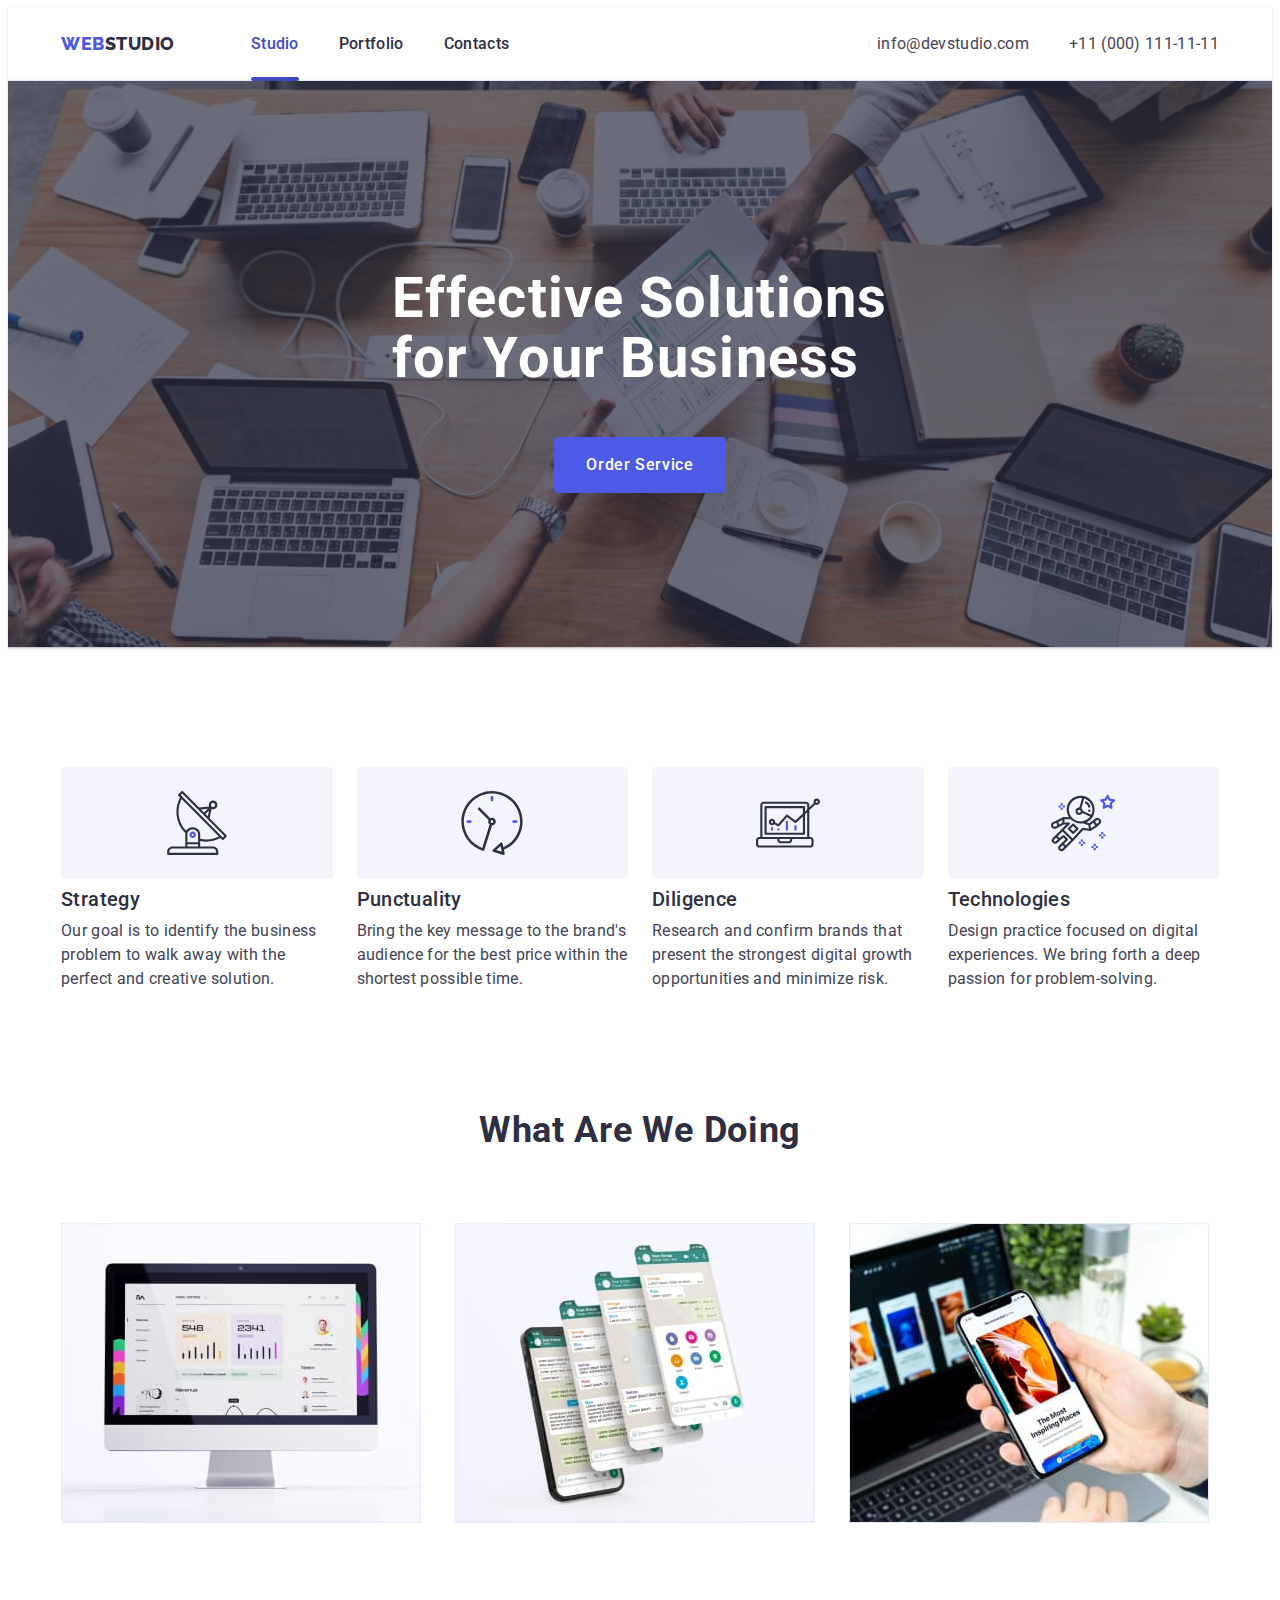
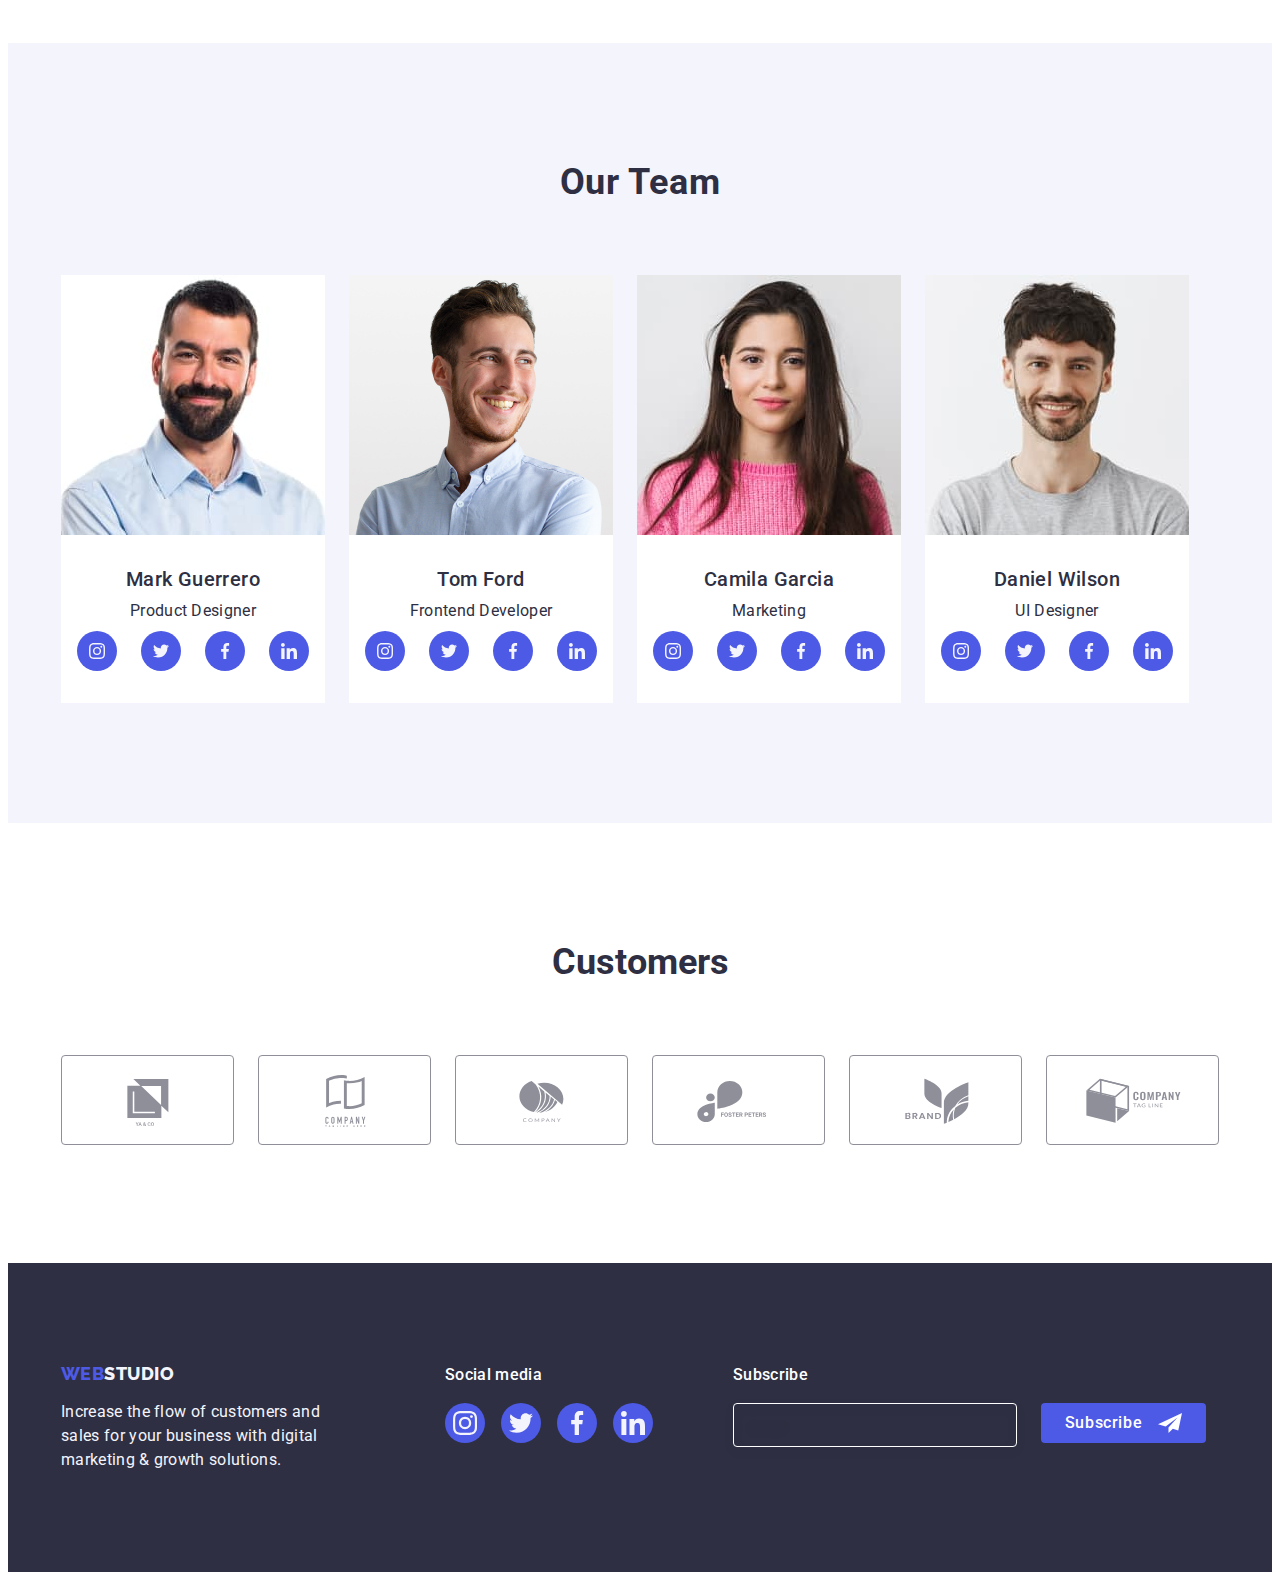
<file: index.html>
<!DOCTYPE html>
<html lang="en">
	<head>
		<meta charset="UTF-8" />
		<meta http-equiv="x-ua-compatible" content="ie=edge" />
		<meta name="viewport" content="width=device-width, initial-scale=1.0" />
		<meta name="description" content="Effective Solutions for Your Business" />
		<link rel="preconnect" href="https://fonts.googleapis.com" />
		<link rel="preconnect" href="https://fonts.gstatic.com" crossorigin />
		<link rel="stylesheet"
			href="https://cdnjs.cloudflare.com/ajax/libs/modern-normalize/2.0.0/modern-normalize.min.css"
			integrity="sha512-4xo8blKMVCiXpTaLzQSLSw3KFOVPWhm/TRtuPVc4WG6kUgjH6J03IBuG7JZPkcWMxJ5huwaBpOpnwYElP/m6wg=="
			crossorigin="anonymous" referrerpolicy="no-referrer" />
		<link
			href="https://fonts.googleapis.com/css2?family=Raleway:wght@800&family=Roboto:wght@400;500;700;900&display=swap"
			rel="stylesheet" />

		<link rel="stylesheet" href="./css/style.css" />
		<title>WEB STUDIO</title>
	</head>

	<body class="page">
		<!--Header section-->
		<header class="header">
			<div class="container header-cont">
				<nav class="header-nav list">
					<a class="header-logo-link link" href="./index.html">Web<span class="logo-span">Studio</span>
					</a>
					<ul class="lict list">
						<li class="menu">
							<a class="header-spc current link" href="./index.html">Studio</a>
						</li>
						<li class="menu">
							<a class="header-spc link" href="./portfolio.html">Portfolio</a>
						</li>
						<li class="menu"><a class="header-spc link" href="">Contacts</a>
						</li>
					</ul>
				</nav>
				<address class="adres">
					<ul class="mailo list">
						<li class="menu">
							<a class="linc-com-tel link" href="mailto:info@devstudio.com">info@devstudio.com</a>
						</li>
						<li class="menu">
							<a class="linc-com-tel link" href="tel:+110001111111">+11 (000)
								111-11-11</a>
						</li>
					</ul>
				</address>
			</div>
		</header>
		<!--main block-->
		<main class="main">
			<!--section1-->
			<section class="sec-es hiro-cont">
				<div class="container">
					<h1 class="sec-title">Effective Solutions for Your Business</h1>
					<button class="sec-button" data-modal-open type="button">Order Service </button>
					<svg class="hiro-cont-images">
						<use href="../images/home/office.jpg"></use>
					</svg>
				</div>
			</section>
			<!--section2-->
			<section class="section-cpdt">
				<div class="container">
					<h2 class="visually-hidden">section2</h2>
					<ul class="lint s-title list">
						<li class="one-sex">
							<div class="one-sex-all">
								<svg class="one-sex-icons" width="64" height="64">
									<use href="./images/icons.svg#icon-strategy"></use>
								</svg>
							</div>
							<h3 class="cpdt">Strategy</h3>
							<p class="qbrd">Our goal is to identify the business problem to walk
								away with the perfect and creative solution. </p>
						</li>
						<li class="one-sex">
							<div class="one-sex-all"><svg class="one-sex-icons" width="64" height="64">
									<use href="./images/icons.svg#icon-punctuality"></use>
								</svg>
							</div>
							<h3 class="cpdt">Punctuality</h3>
							<p class="qbrd">Bring the key message to the brand's audience for the
								best price
								within the shortest possible time. </p>
						</li>
						<li class="one-sex">
							<div class="one-sex-all">
								<svg class="one-sex-icons" width="64" height="64">
									<use href="./images/icons.svg#icon-diligence"></use>
								</svg>
							</div>
							<h3 class="cpdt">Diligence</h3>
							<p class="qbrd">Research and confirm brands that present the strongest
								digital growth opportunities and minimize risk. </p>
						</li>
						<li class="one-sex">
							<div class="one-sex-all">
								<svg class="one-sex-icons" width="64" height="64">
									<use href="./images/icons.svg#icon-technologies"></use>
								</svg>
							</div>
							<h3 class="cpdt">Technologies</h3>
							<p class="qbrd">Design practice focused on digital experiences. We bring
								forth a deep passion for problem-solving. </p>
						</li>
					</ul>
				</div>
			</section>
			<!--section3-->
			<section class="sec-es-wd">
				<div class="container">
					<h2 class="sec-es-title">What are we doing</h2>
					<ul class="sec-wd-img list">
						<li class="sec-es-img-all">
							<img src="./images/home/imag2.jpg" alt="leptop" width="360" height="300" />
						</li>
						<li class="sec-es-img-all">
							<img src="./images/home/imag3.jpg" alt="leptop" width="360" height="300" />
						</li>
						<li class="sec-es-img-all">
							<img src="./images/home/imag4.jpg" alt="leptop" width="360" height="300" />
						</li>
					</ul>
				</div>
			</section>
			<!--section4-->
			<section class="sec-ot">
				<div class="container">
					<h2 class="sec-ot-text">Our Team</h2>
					<ul class="lint list">
						<li class="all list">
							<img src="./images/home/imag5.jpg" alt="Mark Guerrero" width="264" height="260" />
							<div class="container mark">
								<h3 class="com">Mark Guerrero</h3>
								<p class="all-txt">Product Designer</p>
								<ul class="socials link list">
									<li class="socials-item">
										<a class="socials-link link" href="" aria-label="instagram" target="_blank"
											rel="noopener noreferrer">
											<svg class="socials-icon" width="16" height="16">
												<use href="./images/icons.svg#icon-instagram">
												</use>
											</svg>
										</a>
									</li>
									<li class="socials-item"><a class="socials-link link" href="" aria-label="twitter"
											target="_blank" rel="noopener noreferrer">
											<svg class="socials-icon" width="16" height="16">
												<use href="./images/icons.svg#icon-twitter-1">
												</use>
											</svg>
										</a>
									</li>
									<li class="socials-item">
										<a class="socials-link link" href="" aria-label="facebook" target="_blank"
											rel="noopener noreferrer">
											<svg class="socials-icon" width="16" height="16">
												<use href="./images/icons.svg#icon-facebook">
												</use>
											</svg>
										</a>
									</li>
									<li class="socials-item"><a class="socials-link link" href="" aria-label="linkedin"
											target="_blank" rel="noopener noreferrer">
											<svg class="socials-icon" width="16" height="16">
												<use href="./images/icons.svg#icon-linkedin">
												</use>
											</svg>
										</a>
									</li>
								</ul>
							</div>
						</li>
						<li class="all list"><img src="./images/home/imag6.jpg" alt="Tom Ford" width="264"
								height="260" />
							<div class="container mark">
								<h3 class="com">Tom Ford</h3>
								<p class="all-txt">Frontend Developer</p>
								<ul class="socials link list">
									<li class="socials-item">
										<a class="socials-link link" href="" aria-label="instagram" target="_blank"
											rel="noopener noreferrer">
											<svg class="socials-icon" width="16" height="16">
												<use href="./images/icons.svg#icon-instagram">
												</use>
											</svg></a>
									</li>
									<li class="socials-item"><a class="socials-link link" href="" aria-label="twitter"
											target="_blank" rel="noopener noreferrer">
											<svg class="socials-icon" width="16" height="16">
												<use href="./images/icons.svg#icon-twitter-1">
												</use>
											</svg>
										</a>
									</li>
									<li class="socials-item"><a class="socials-link link" href="" aria-label="facebook"
											target="_blank" rel="noopener noreferrer">
											<svg class="socials-icon" width="16" height="16">
												<use href="./images/icons.svg#icon-facebook">
												</use>
											</svg>
										</a>
									</li>
									<li class="socials-item">
										<a class="socials-link link" href="" aria-label="linkedin" target="_blank"
											rel="noopener noreferrer">
											<svg class="socials-icon" width="16" height="16">
												<use href="./images/icons.svg#icon-linkedin">
												</use>
											</svg>
										</a>
									</li>
								</ul>
							</div>
						</li>
						<li class="all list">
							<img src="./images/home/imag7.jpg" alt="Camila Garcia" width="264" height="260" />
							<div class="container mark">
								<h3 class="com">Camila Garcia</h3>
								<p class="all-txt">Marketing</p>
								<ul class="socials link list">
									<li class="socials-item">
										<a class="socials-link link" href="" aria-label="instagram" target="_blank"
											rel="noopener noreferrer">
											<svg class="socials-icon" width="16" height="16">
												<use href="./images/icons.svg#icon-instagram">
												</use>
											</svg>
										</a>
									</li>
									<li class="socials-item"><a class="socials-link link" href="" aria-label="twitter"
											target="_blank" rel="noopener noreferrer">
											<svg class="socials-icon" width="16" height="16">
												<use href="./images/icons.svg#icon-twitter-1">
												</use>
											</svg>
										</a>
									</li>
									<li class="socials-item"><a class="socials-link link" href="" aria-label="facebook"
											target="_blank" rel="noopener noreferrer">
											<svg class="socials-icon" width="16" height="16">
												<use href="./images/icons.svg#icon-facebook">
												</use>
											</svg>
										</a>
									</li>
									<li class="socials-item">
										<a class="socials-link link" href="" aria-label="linkedin" target="_blank"
											rel="noopener noreferrer">
											<svg class="socials-icon" width="16" height="16">
												<use href="./images/icons.svg#icon-linkedin">
												</use>
											</svg>
										</a>
									</li>
								</ul>
							</div>
						</li>
						<li class="all list">
							<img class="sex3-img-dw" src="./images/home/imag8.jpg" alt="Daniel Wilson" width="264"
								height="260" />
							<div class="container mark">
								<h3 class="com">Daniel Wilson</h3>
								<p class="all-txt">UI Designer</p>
								<ul class="socials link list">
									<li class="socials-item">
										<a class="socials-link link" href="" aria-label="instagram" target="_blank"
											rel="noopener noreferrer">
											<svg class="socials-icon" width="16" height="16">
												<use href="./images/icons.svg#icon-instagram">
												</use>
											</svg>
										</a>
									</li>
									<li class="socials-item">
										<a class="socials-link link" href="" aria-label="twitter" target="_blank"
											rel="noopener noreferrer">
											<svg class="socials-icon" width="16" height="16">
												<use href="./images/icons.svg#icon-twitter-1">
												</use>
											</svg>
										</a>
									</li>
									<li class="socials-item">
										<a class="socials-link link" href="" aria-label="facebook" target="_blank"
											rel="noopener noreferrer">
											<svg class="socials-icon" width="16" height="16">
												<use href="./images/icons.svg#icon-facebook">
												</use>
											</svg>
										</a>
									</li>
									<li class="socials-item">
										<a class="socials-link link" href="" aria-label="linkedin" target="_blank"
											rel="noopener noreferrer">
											<svg class="socials-icon" width="16" height="16">
												<use href="./images/icons.svg#icon-linkedin">
												</use>
											</svg>
										</a>
									</li>
								</ul>
							</div>
						</li>
					</ul>
				</div>
			</section>
			<!--section 5-->
			<section class="customers">
				<div class="container customers-section">
					<h2 class="customers-txt">Customers</h2>
					<ul class="customers-all list">
						<li class="customers-all-list">
							<a class="customers-all-svg" href="#" aria-label="logo" target="_blank"
								rel="noopener noreferrer">
								<svg class="customers-icon" width="104" height="56">
									<use href="./images/icons.svg#icon-Logo1"></use>
								</svg>
							</a>
						</li>
						<li class="customers-all-list">
							<a class="customers-all-svg" href="#" aria-label="logo" target="_blank"
								rel="noopener noreferrer">
								<svg class="customers-icon" width="104" height="56">
									<use href="./images/icons.svg#icon-Logo2"></use>
								</svg>
							</a>
						</li>
						<li class="customers-all-list">
							<a class="customers-all-svg" href="#" aria-label="logo" target="_blank"
								rel="noopener noreferrer">
								<svg class="customers-icon" width="104" height="56">
									<use href="./images/icons.svg#icon-Logo3"></use>
								</svg>
							</a>
						</li>
						<li class="customers-all-list">
							<a class="customers-all-svg" href="#" aria-label="logo" target="_blank"
								rel="noopener noreferrer">
								<svg class="customers-icon" width="104" height="56">
									<use href="./images/icons.svg#icon-Logo4"></use>
								</svg>
							</a>
						</li>
						<li class="customers-all-list">
							<a class="customers-all-svg" href="#" aria-label="logo" target="_blank"
								rel="noopener noreferrer">
								<svg class="customers-icon" width="104" height="56">
									<use href="./images/icons.svg#icon-Logo5"></use>
								</svg>
							</a>
						</li>
						<li class="customers-all-list">
							<a class="customers-all-svg" href="#" aria-label="logo" target="_blank"
								rel="noopener noreferrer">
								<svg class="customers-icon" width="104" height="56">
									<use href="./images/icons.svg#icon-Logo6"></use>
								</svg>
							</a>
						</li>
					</ul>
				</div>
			</section>
		</main>
		<!--footer section-->
		<footer class="footer">
			<div class="container footer-class">
				<div class="footer-logo-all">
					<a class="footer-logo link" href="./index.html">Web<span class="footer-span">Studio</span>
					</a>
					<p class="footer-end">Increase the flow of customers and sales for your business
						with digital marketing & growth solutions. </p>
				</div>
				<div class="social">
					<p class="social-media">Social media</p>
					<ul class="social-list link list">
						<li class="social-item">
							<a class="social-link link" href="" aria-label="instagram" target="_blank"
								rel="noopener noreferrer">
								<svg class="social-icon" width="24" height="24">
									<use href="./images/icons.svg#icon-instagram"></use>
								</svg>
							</a>
						</li>
						<li class="social-item">
							<a class="social-link link" href="" aria-label="twitter" target="_blank"
								rel="noopener noreferrer">
								<svg class="social-icon" width="24" height="24">
									<use href="./images/icons.svg#icon-twitter-1"></use>
								</svg>
							</a>
						</li>
						<li class="social-item">
							<a class="social-link link" href="" aria-label="facebook" target="_blank"
								rel="noopener noreferrer">
								<svg class="social-icon" width="24" height="24">
									<use href="./images/icons.svg#icon-facebook"></use>
								</svg>
							</a>
						</li>
						<li class="social-item">
							<a class="social-link link" href="" aria-label="linkedin" target="_blank"
								rel="noopener noreferrer">
								<svg class="social-icon" width="24" height="24">
									<use href="./images/icons.svg#icon-linkedin"></use>
								</svg>
							</a>
						</li>
					</ul>
				</div>

				<!------------------- Subscribe----------->

				<div class="subscribe">
					<p class="subscribe-txt">Subscribe</p>
					<form class="subscribe-form">
						<label class="subscribe-label" for="email">
							<input type="email" name="email" class="subscribe-input" required="" id="email"
								placeholder="E-mail" />
						</label>
						<button class="subscribe-button" type="submit">Subscribe<svg class="subscribe-input-icon"
								width="24" height="24">
								<use href="./images/icons.svg#icon-Frame-3"></use>
							</svg>
						</button>
					</form>
				</div>
			</div>
		</footer>
		<div class="backdrop is-hidden" data-modal>
			<div class="modal">
				<button type="button" class="modal-close-btn" data-modal-close>
					<svg class="modal-icon" width="8" height="8">
						<use href="./images/icons.svg#icon-close"></use>
					</svg></button>
				<p class="modal-title">Leave your contacts and we will call you back</p>
				<form>

					<!--1 section-->
					
					<div class="modal-field">
						<label class="input-label" for="user-name">Name</label>
						<div class="input-wrap">
							<input type="text" name="user-name" class="modal-input" required="" id="user-name" />
							<svg class="modal-input-icon" width="18" height="24">
								<use href="./images/icons.svg#icon-person"></use>
							</svg>
						</div>
					</div>

					<!--2 section-->

					<div class="modal-field">
						<label class="input-label" for="user-phone">Phone</label>
						<div class="input-wrap">
							<input type="text" name="user-phone" class="modal-input" id="user-phone" />
							<svg class="modal-input-icon" width="18" height="24">
								<use href="./images/icons.svg#icon-phone"></use>
							</svg>
						</div>
					</div>

					<!--3 section-->

					<div class="modal-field">
						<label class="input-label" for="user-email">Email</label>
						<div class="input-wrap">
							<input type="email" name="user-email" class="modal-input" required="" id="user-email" />
							<svg class="modal-input-icon" width="18" height="24">
								<use href="./images/icons.svg#icon-email"></use>
							</svg>
						</div>
					</div>

					<!--4 section-->

					<div class="modal-user-comment">
						<label for="user-comment" class="input-label">Comment</label>
						<textarea name="user-comment" id="user-comment"class="modal-textarea" placeholder="Text input"></textarea>  
					</div>

					<!--5 section-->

					<div class="modal-checkbox">
						<input type="checkbox" name="user-privacy" id="user-privacy" value="true"
							class="modal-check visually-hidden" />
						<label for="user-privacy" class="check-text">
							<span class="modal-span">
								<svg class="check-icon " width="10" height="8">
									<use href="./images/icons.svg#icon-check"></use>
								</svg>
							</span>
							I accept the terms and conditions of the
							<a href="" class="privacy-link">Privacy Policy</a>
						</label>
					</div>

					<!--6 section-->

					<button class="button-modal" type="submit">Send</button>
				</form>
			</div>
		</div>
		<script src="./js/modal.js"></script>
	</body>

</html>
</file>
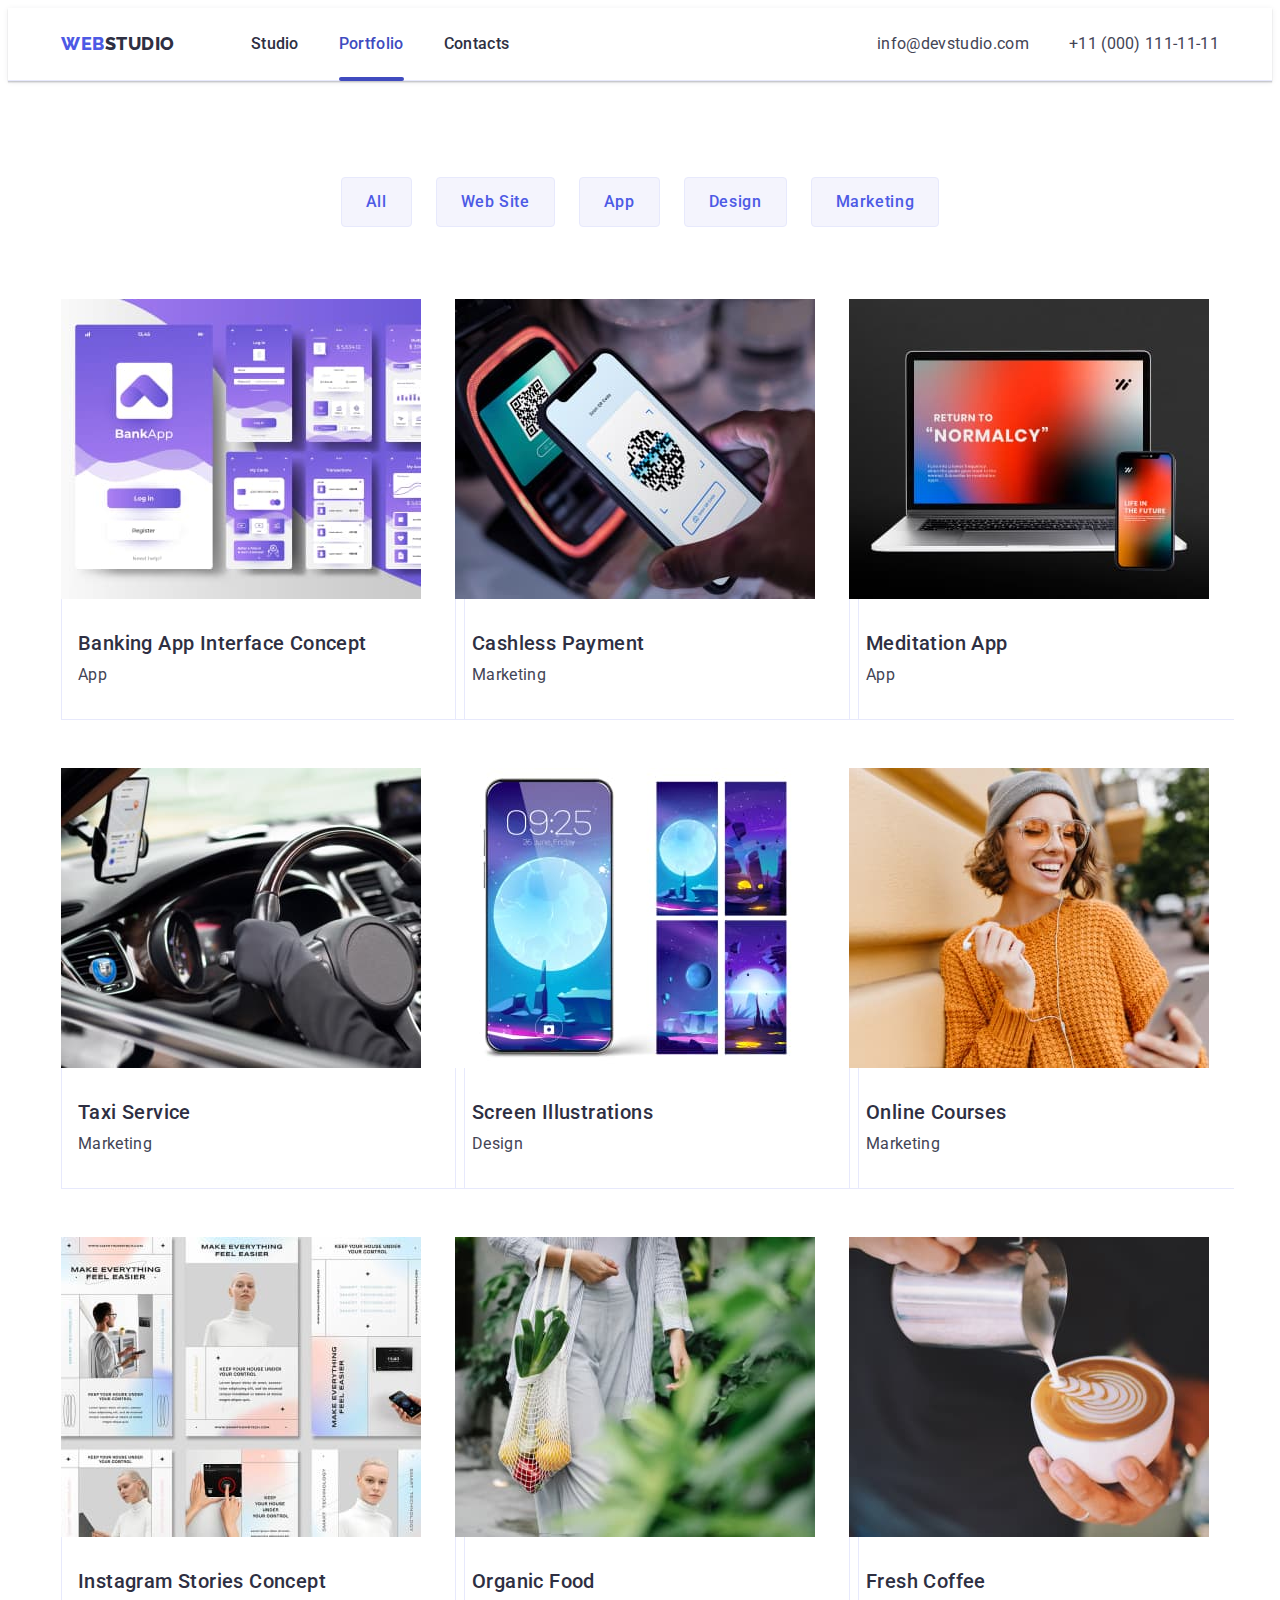
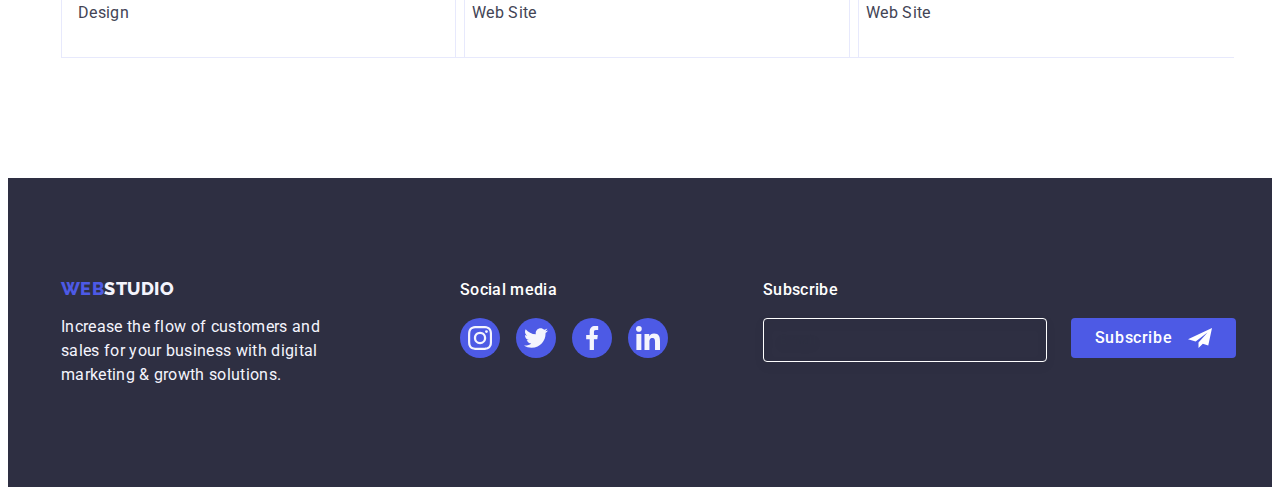
<file: portfolio.html>
<!DOCTYPE html>
<html lang="en">

	<head>
		<meta charset="UTF-8" />
		<meta http-equiv="x-ua-compatible" content="ie=edge" />
		<meta name="viewport" content="width=device-width, initial-scale=1.0" />
		<meta name="description" content="Effective Solutions for Your Business" />
		<link rel="preconnect" href="https://fonts.googleapis.com" />
		<link rel="preconnect" href="https://fonts.gstatic.com" crossorigin />
		<link rel="stylesheet"
			href="https://cdnjs.cloudflare.com/ajax/libs/modern-normalize/2.0.0/modern-normalize.min.css"
			integrity="sha512-4xo8blKMVCiXpTaLzQSLSw3KFOVPWhm/TRtuPVc4WG6kUgjH6J03IBuG7JZPkcWMxJ5huwaBpOpnwYElP/m6wg=="
			crossorigin="anonymous" referrerpolicy="no-referrer" />
		<link
			href="https://fonts.googleapis.com/css2?family=Raleway:wght@800&family=Roboto:wght@400;500;700;900&display=swap"
			rel="stylesheet" />
		<link rel="stylesheet" href="./css/style.css" />
		<title>WEB STUDIO</title>
	</head>

	<body class="page">
		<!--Header section-->
		<header class="header">
			<div class="container header-cont">
				<nav class="header-nav list">
					<a class="header-logo-link link" href="./index.html">Web<span class="logo-span">Studio</span>
					</a>
					<ul class="lict list">
						<li class="menu">
							<a class="header-spc link" href="./index.html">Studio</a>
						</li>
						<li class="menu">
							<a class="header-spc current link" href="./portfolio.html">Portfolio</a>
						</li>
						<li class="menu">
							<a class="header-spc link" href="">Contacts</a>
						</li>
					</ul>
				</nav>
				<address class="adres">
					<ul class="mailo list">
						<li class="menu">
							<a class="linc-com-tel link" href="mailto:info@devstudio.com">info@devstudio.com</a>
						</li>
						<li class="menu">
							<a class="linc-com-tel link" href="tel:+110001111111">+11 (000) 111-11-11</a>
						</li>
					</ul>
				</address>
			</div>
		</header>
		<main>
			<!--portfolio sectuon-->
			<section class="sex-portfolio">
				<div class="container portfolio-btn">
					<h1 class="visually-hidden">portfolio</h1>
					<ul class="btn list">
						<li><button class="btn-all link" type="button">All</button>
						</li>
						<li>
							<button class="btn-all link" type="button">Web Site</button>
						</li>
						<li>
							<button class="btn-all link" type="button">App</button>
						</li>
						<li>
							<button class="btn-all link" type="button">Design</button>
						</li>
						<li><button class="btn-all link" type="button">Marketing</button></li>
					</ul>
					<ul class="sex-img list link">
						<!---1--->
						<li class="sex-img-all"><a class="all link" href="#" aria-label="hover" target="_blank"
								rel="noopener noreferrer">
								<div class="keis"><img src="./images/portfolio/img-8.jpg"
										alt="Banking App Interface Concept" width="360" height="300" />
									<p class="keis-hover-txt">14 Stylish and User-Friendly App Design
										Concepts · Task Manager App · Calorie Tracker App · Exotic Fruit
										Ecommerce App · Cloud Storage App </p>
								</div>
								<div class="container app">
									<h2 class="coms">Banking App Interface Concept</h2>
									<p class="web-txt">App</p>
								</div>
							</a></li>
						<!--2-->
						<li class="sex-img-all"><a class="all link" href="#" aria-label="hover" target="_blank"
								rel="noopener noreferrer">
								<div class="keis"><img src="./images/portfolio/img-7.jpg" alt="Cashless Payment"
										width="360" height="300" />
									<p class="keis-hover-txt">14 Stylish and User-Friendly App
										Design Concepts · Task Manager App · Calorie Tracker App ·
										Exotic Fruit Ecommerce App · Cloud Storage App </p>
								</div>
								<div class="container app">
									<h2 class="coms">Cashless Payment</h2>
									<p class="web-txt">Marketing</p>
								</div>
							</a></li>
						<!--3-->
						<li class="sex-img-all">
							<a class="all link" href="#" aria-label="hover" target="_blank" rel="noopener noreferrer">
								<!---2--->
								<div class="keis"><img src="./images/portfolio/img-6.jpg" alt="Meditation App"
										width="360" height="300" />
									<p class="keis-hover-txt">14 Stylish and User-Friendly
										App Design Concepts · Task Manager App · Calorie
										Tracker App · Exotic Fruit Ecommerce App · Cloud
										Storage App </p>
								</div>
								<div class="container app">
									<h2 class="coms">Meditation App</h2>
									<p class="web-txt">App</p>
								</div>
							</a>
						</li>
						<!--4-->
						<li class="sex-img-all"><a class="all link" href="#" aria-label="hover" target="_blank"
								rel="noopener noreferrer">
								<div class="keis"><img src="./images/portfolio/img-5.jpg" alt="Taxi Service" width="360"
										height="300" />
									<p class="keis-hover-txt">14 Stylish and User-Friendly
										App Design Concepts · Task Manager App · Calorie
										Tracker App · Exotic Fruit Ecommerce App · Cloud
										Storage App </p>
								</div>
								<div class="container app">
									<h2 class="coms">Taxi Service</h2>
									<p class="web-txt">Marketing</p>
								</div>
							</a></li>
						<li class="sex-img-all"><a class="all link" href="#" aria-label="hover" target="_blank"
								rel="noopener noreferrer">
								<!----3---->
								<div class="keis"><img src="./images/portfolio/img-4.jpg" alt="Screen Illustrations"
										width="360" height="300" />
									<p class="keis-hover-txt">14 Stylish and
										User-Friendly App Design Concepts · Task Manager
										App · Calorie Tracker App · Exotic Fruit
										Ecommerce App · Cloud Storage App </p>
								</div>
								<div class="container app">
									<h2 class="coms">Screen Illustrations</h2>
									<p class="web-txt">Design</p>
								</div>
							</a></li>
						<li class="sex-img-all"><a class="all link" href="#" aria-label="hover" target="_blank"
								rel="noopener noreferrer">
								<div class="keis"><img src="./images/portfolio/img-3.jpg" alt="Online Courses"
										width="360" height="300" />
									<p class="keis-hover-txt">14 Stylish and User-Friendly
										App Design Concepts · Task Manager App · Calorie
										Tracker App · Exotic Fruit Ecommerce App · Cloud
										Storage App </p>
								</div>
								<div class="container app">
									<h2 class="coms">Online Courses</h2>
									<p class="web-txt">Marketing</p>
								</div>
							</a>
						</li>
						<!----4---->
						<li class="sex-img-all">
							<a class="all link" href="#" aria-label="hover" target="_blank" rel="noopener noreferrer">
								<div class="keis">
									<img src="./images/portfolio/img-2.jpg" alt="Instagram Stories Concept" width="360"
										height="300" />
									<p class="keis-hover-txt">14 Stylish and
										User-Friendly App Design Concepts · Task Manager
										App · Calorie Tracker App · Exotic Fruit
										Ecommerce App · Cloud Storage App </p>
								</div>
								<div class="container app">
									<h2 class="coms">Instagram Stories Concept</h2>
									<p class="web-txt">Design</p>
								</div>
							</a>
						</li>
						<!----5---->
						<li class="sex-img-all"><a class="all link" href="#" aria-label="hover" target="_blank"
								rel="noopener noreferrer">
								<div class="keis">
									<img src="./images/portfolio/img-1.jpg" alt="Organic Food" width="360"
										height="300" />
									<p class="keis-hover-txt">14 Stylish and
										User-Friendly App Design Concepts · Task
										Manager App · Calorie Tracker App · Exotic
										Fruit Ecommerce App · Cloud Storage App </p>
								</div>
								<div class="container app">
									<h2 class="coms">Organic Food</h2>
									<p class="web-txt">Web Site</p>
								</div>
							</a></li>
						<li class="sex-img-all">
							<a class="all link" href="#" aria-label="hover" target="_blank" rel="noopener noreferrer">
								<div class="keis">
									<img src="./images/portfolio/img.jpg" alt="Fresh Coffee" width="360" height="300" />
									<p class="keis-hover-txt">14 Stylish and
										User-Friendly App Design Concepts · Task
										Manager App · Calorie Tracker App · Exotic
										Fruit Ecommerce App · Cloud Storage App </p>
								</div>
								<div class="container app">
									<h2 class="coms">Fresh Coffee</h2>
									<p class="web-txt">Web Site</p>
								</div>
							</a>
						</li>
					</ul>
				</div>
			</section>
		</main>
		<!--footer section-->
		<footer class="footer">
			<div class="container footer-class">
				<div class="footer-logo-all"><a class="footer-logo link" href="./index.html">Web<span
							class="footer-span">Studio</span></a>
					<p class="footer-end">Increase the flow of customers and sales for your business with
						digital marketing & growth solutions. </p>
				</div>
				<div class="container social list">
					<p class="social-media">Social media</p>
					<ul class="social-list link list">
						<li class="social-item"><a class="social-link link" href="" aria-label="instagram"
								target="_blank" rel="noopener noreferrer"><svg class="social-icon" width="24"
									height="24">
									<use href="./images/icons.svg#icon-instagram"></use>
								</svg></a></li>
						<li class="social-item"><a class="social-link link" href="" aria-label="twitter" target="_blank"
								rel="noopener noreferrer"><svg class="social-icon" width="24" height="24">
									<use href="./images/icons.svg#icon-twitter-1"></use>
								</svg></a></li>
						<li class="social-item"><a class="social-link link" href="" aria-label="facebook"
								target="_blank" rel="noopener noreferrer"><svg class="social-icon" width="24"
									height="24">
									<use href="./images/icons.svg#icon-facebook"></use>
								</svg></a></li>
						<li class="social-item"><a class="social-link link" href="" aria-label="linkedin"
								target="_blank" rel="noopener noreferrer"><svg class="social-icon" width="24"
									height="24">
									<use href="./images/icons.svg#icon-linkedin"></use>
								</svg>
							</a>
						</li>
					</ul>
				</div>
				<div class="subscribe">
					<p class="subscribe-txt">Subscribe</p>
					<form class="subscribe-form">
						<label class="subscribe-label" for="email">
							<input type="email" name="email" class="subscribe-input" required="" id="email"
								placeholder="E-mail" />
						</label>
						<button class="subscribe-button" type="submit">Subscribe<svg class="subscribe-input-icon"
								width="24" height="24">
								<use href="./images/icons.svg#icon-Frame-3"></use>
							</svg>
						</button>
					</form>
				</div>
			</div>
		</footer>
	</body>

</html>
</file>
<file: css/style.css>
:root {
  --accent-color: #2e2f42;
  --logo-color: #4d5ae5;
  --logo_hover-color: #404bbf;
  --txt-color: #fff;
  --all_txt-color: #434455;
}

body {
  font-family: "Roboto", sans-serif;
  color: #434455;
  background-color: #fff;
}

.container {
  width: 100%;
  max-width: 1158px;
  padding-left: 15px;
  padding-right: 15px;
  margin: 0 auto;
}

p,
h1,
h2,
h3,
h4,
h5,
h6 {
  margin-top: 0;
  margin-bottom: 0;
}

ul,
ol {
  margin-top: 0;
  margin-bottom: 0;
  padding-left: 0;
}

span {
  color: #2e2f42;
}

img {
  display: block;
}

.visually-hidden {
  position: absolute;
  width: 1px;
  height: 1px;
  margin: -1px;
  border: 0;
  padding: 0;
  white-space: nowrap;
  clip-path: inset(100%);
  clip: rect(0 0 0 0);
  overflow: hidden;
}

.link {
  text-decoration: none;
}

.list {
  list-style-type: none;
}

/**--Header section--*/

.header {
  border-bottom: 1px solid #e7e9fc;
  box-shadow: 0px 2px 1px rgba(46, 47, 66, 0.08),
    0px 1px 1px rgba(46, 47, 66, 0.16), 0px 1px 6px rgba(46, 47, 66, 0.08);
}

.header-nav {
  display: flex;
  flex-grow: 1;
  align-items: center;
}

.header-logo-link {
  color: #4d5ae5;
  font-size: 18px;
  font-family: "Raleway", sans-serif;
  font-weight: 800;
  line-height: 1.17;
  letter-spacing: 0.03em;
  text-transform: uppercase;
  transition: color 250ms cubic-bezier(0.4, 0, 0.2, 1);
  margin-right: 76px;
}

.header-logo-link:hover {
  color: #404bbf;
}

.header-logo-link:focus {
  color: #404bbf;
}

.header-cont {
  display: flex;
}

.header-cont {}

.mailo {
  display: flex;
  gap: 40px;
}

.logo-span {
  color: var(--accent-color);
  font-size: 18px;
  font-family: "Raleway", sans-serif;
  font-weight: 800;
  line-height: 1.17;
  letter-spacing: 0.03em;
  text-transform: uppercase;
}

.logo-span:hover {
  color: #404bbf;
}

.logo-span:hover {
  color: #404bbf;
}

.header-spc {
  display: block;
  font-size: 16px;
  font-weight: 500;
  line-height: 1.5;
  letter-spacing: 0.02em;
  color: #2e2f42;
  padding: 24px 0;
}

.header-spc:is(:hover, :focus) {
  color: #404bbf;
}

.current {
  position: relative;
  color: #404bbf;
  transition: color 250ms cubic-bezier(0.4, 0, 0.2, 1);
}

.current::after {
  content: "";
  position: absolute;
  bottom: -1px;
  left: 0;
  width: 100%;
  height: 4px;
  border-radius: 2px;
  background-color: #404bbf;
}

.lict {
  display: flex;
  color: #2e2f42;
  font-size: 16px;
  line-height: 1.5;
  letter-spacing: 0.02em;
  gap: 40px;
}

.linc-com-tel {
  display: block;
  color: #434455;
  line-height: 1.5;
  letter-spacing: 0.02em;
  font-size: 16px;
  font-weight: 400;
  padding: 24px 0;
  transition: color 250ms cubic-bezier(0.4, 0, 0.2, 1);
  font-style: normal;
}

.linc-com-tel:hover {
  color: #404bbf;
}

.linc-com-tel:focus {
  color: #404bbf;
}

/**main bloc*/

.main {}

/**section1*/

.hiro-cont {
  max-width: 1440px;
  background-repeat: no-repeat;
  background-position: center;
  background-size: cover;
  background-color: rgba(46, 47, 66, 0.7);
  background-image: linear-gradient(rgba(46, 47, 66, 0.7),
      rgba(46, 47, 66, 0.7)),
    url(../images/home/office.jpg);
  box-shadow: 0px 2px 1px rgba(46, 47, 66, 0.08),
    0px 1px 1px rgba(46, 47, 66, 0.16), 0px 1px 6px rgba(46, 47, 66, 0.08);
  margin: 0 auto;
}

.sec-title {
  color: var(--txt-color);
  font-size: 56px;
  font-weight: 700;
  line-height: 1.07;
  letter-spacing: 0.02em;
  max-width: 496px;
  margin: 0px auto;
  padding-top: 188px;
}

.sec-button {
  color: #ffffff;
  background-color: #4d5ae5;
  font-size: 16px;
  font-family: "Roboto", sans-serif;
  font-weight: 500;
  line-height: 1.5;
  letter-spacing: 0.04em;
  cursor: pointer;
  display: block;
  margin: 0 auto;
  margin-top: 48px;
  padding: 16px 32px;
  border-radius: 4px;
  min-width: 169px;
  height: 56px;
  border: none;
  transition: background-color 250ms cubic-bezier(0.4, 0, 0.2, 1);
}

.sec-button:hover {
  color: #ffffff;
  background: #404bbf;
}

.sec-button:focus {
  color: #ffffff;
  background: #404bbf;
}

/**section2*/

.section-cpdt {
  padding: 120px 0;
}

.sec-cpdt {}

.s-title {
  gap: 24px;
}

.one-sex {
  width: calc((100% - 72px) / 4);
}

.one-sex-all {
  display: flex;
  align-items: center;
  justify-content: center;
  border-radius: 4px;
  background: #f4f4fd;
  margin-bottom: 8px;
  height: 112px;
}

.one-sex-icons {
  color: #f4f4fd;
  border-radius: 4px;
  width: 64px;
  height: 64px;
  flex-shrink: 0;
}

.cpdt {
  color: var(--accent-color);
  font-size: 20px;
  font-weight: 500;
  line-height: 1.2;
  letter-spacing: 0.02em;
  margin-bottom: 8px;
}

.qbrd {
  font-size: 16px;
  line-height: 1.5;
  letter-spacing: 0.02em;
}

/**section3*/

.sec-es-wd {
  padding-bottom: 120px;
}

.sec-es-title {
  color: var(--accent-color);
  font-size: 36px;
  font-weight: 700;
  line-height: 1.11;
  letter-spacing: 0.02em;
  text-align: center;
  text-transform: capitalize;
  margin-bottom: 72px;
}

.sec-wd-img {
  display: flex;
  gap: 24px;
}

.sec-es-img-all {
  width: calc((100% - 48px) / 3);
}

/**section4*/

.sec-ot {
  color: var(--accent-color);
  font-size: 20px;
  font-weight: 500;
  line-height: 1.2;
  letter-spacing: 0.02em;
  background-color: #f4f4fd;
  padding: 120px 0;
}

.sec-ot-text {
  color: var(--accent-color);
  font-size: 36px;
  font-weight: 700;
  line-height: 1.11;
  letter-spacing: 0.02em;
  text-align: center;
  text-transform: capitalize;
  margin-bottom: 72px;
}

.lint {
  display: flex;
  gap: 24px;
}

.mark {
  padding: 32px 0px;
  background: #fff;
}

.com {
  color: var(--accent-color);
  font-size: 20px;
  font-weight: 500;
  line-height: 1.2;
  letter-spacing: 0.02em;
  margin-bottom: 8px;
  text-align: center;
  padding: 0px;
}

.all-txt {
  color: var(--all-txt-color);
  font-size: 16px;
  font-weight: 400;
  line-height: 1.5;
  letter-spacing: 0.02em;
  text-align: center;
  padding: 0px;
  margin-bottom: 8px;
}

.socials {
  display: flex;
  justify-content: center;
  gap: 24px;
}

.socials-link {
  text-align: justify;
  width: 100%;
  height: 100%;
  background-color: #4d5ae5;
  display: flex;
  align-items: center;
  justify-content: center;
  border-radius: 50%;
  transition: background-color 250ms cubic-bezier(0.4, 0, 0.2, 1);
}

.socials-icon {
  fill: #f4f4fd;
}

.socials-link:is(:hover, :focus) {
  background-color: #404bbf;
}

.socials-item {
  width: 40px;
  height: 40px;
}

.customers {
  padding: 120px 0;
}

.customers-txt {
  font-size: 36px;
  line-height: 1.11;
  color: #2e2f42;
  margin-bottom: 72px;
  text-align: center;
}

.customers-all {
  gap: 24px;
  display: flex;
}

.customers-all-list {
  width: calc((100% - 120px) / 6);
  height: 88px;
}

.customers-all-svg {
  height: 100%;
  transition: border-color 250ms cubic-bezier(0.4, 0, 0.2, 1),
    color 250ms cubic-bezier(0.4, 0, 0.2, 1);
  border: 1px solid #8e8f99;
  border-radius: 4px;
  display: flex;
  align-items: center;
  justify-content: center;
  color: #8e8f99;
}

.customers-all-svg:is(:hover, :focus) {
  color: #404bbf;
  border-color: #404bbf;
}

.customers-icon {
  fill: currentColor;
}

/**footer section*/

.footer {
  background-color: #2e2f42;
  padding: 100px 0;
}

.foot-sexion {
  display: flex;
  align-items: baseline;
}

.footer-logo {
  display: inline-block;
  color: #4d5ae5;
  font-size: 18px;
  font-family: "Raleway", sans-serif;
  font-weight: 800;
  line-height: 1.17;
  letter-spacing: 0.03em;
  text-transform: uppercase;
  margin-bottom: 16px;
}

.footer-logo:hover {
  color: #404bbf;
}

.footer-logo:focus {
  color: #404bbf;
}

.footer-span {
  color: #f4f4fd;
  font-size: 18px;
  font-family: "Raleway", sans-serif;
  font-weight: 800;
  line-height: 1.17;
  letter-spacing: 0.03em;
  text-transform: uppercase;
}

.footer-span:hover {
  color: #404bbf;
}

.footer-span:hover {
  color: #404bbf;
}

.footer-end {
  color: #f4f4fd;
  font-size: 16px;
  line-height: 1.5;
  letter-spacing: 0.02em;
  width: 264px;
}

.social-icon {}

/**--portfolio--*/

/**--Header section--*/

/**btn*/

.sex-portfolio {}

.portfolio-btn {
  position: relative;
  overflow: hidden;
}

.btn {
  display: flex;
  gap: 24px;
  justify-content: center;
  align-items: center;
  margin-bottom: 72px;
  padding-top: 96px;
  transition: color 250ms cubic-bezier(0.4, 0, 0.2, 1),
    background-color 250ms cubic-bezier(0.4, 0, 0.2, 1),
    border-color 250ms cubic-bezier(0.4, 0, 0.2, 1),
    box-shadow 250ms cubic-bezier(0.4, 0, 0.2, 1);
}

/** **/

.btn-all {
  color: #4d5ae5;
  font-size: 16px;
  font-family: "Roboto", sans-serif;
  font-weight: 500;
  line-height: 1.5;
  letter-spacing: 0.04em;
  display: flex;
  padding: 12px 24px;
  border: 1px solid #e7e9fc;
  border-radius: 4px;
  background: #f4f4fd;
}

.btn-all {
  transition: color 250ms cubic-bezier(0.4, 0, 0.2, 1),
    background-color 250ms cubic-bezier(0.4, 0, 0.2, 1),
    border-color 250ms cubic-bezier(0.4, 0, 0.2, 1),
    box-shadow 250ms cubic-bezier(0.4, 0, 0.2, 1);
  cursor: pointer;
  background: #f4f4fd;
}

.btn-all:hover {
  color: #fff;
  background: #404bbf;
  border: 1px solid transparent;
  box-shadow: 0px 2px 2px 0px rgba(0, 0, 0, 0.12),
    0px 2px 1px 0px rgba(0, 0, 0, 0.08), 0px 3px 1px 0px rgba(0, 0, 0, 0.1);
}

.btn-all:focus {
  color: #fff;
  background: #404bbf;
  border: 1px solid transparent;
  box-shadow: 0px 2px 2px 0px rgba(0, 0, 0, 0.12),
    0px 2px 1px 0px rgba(0, 0, 0, 0.08), 0px 3px 1px 0px rgba(0, 0, 0, 0.1);
  display: flex;
  flex-wrap: wrap;
  column-gap: 24px;
  row-gap: 48px;
}

.sex-img {
  display: flex;
  flex-wrap: wrap;
  column-gap: 24px;
  row-gap: 48px;
  padding-bottom: 120px;
}

.sex-img-all {
  display: block;
  width: calc((100% - 48px) / 3);
  transition: box-shadow 250ms cubic-bezier(0.4, 0, 0.2, 1);
}

.all {
  display: block;
  transition: box-shadow 250ms cubic-bezier(0.4, 0, 0.2, 1);
}

.app {
  padding: 32px 16px;
  border: 1px solid #e7e9fc;
  border-top: none;
  text-align: left;
}

.keis-hover-txt {
  font-family: Roboto;
  font-size: 16px;
  font-weight: 400;
  line-height: 1.5;
  /* 150% */
  letter-spacing: 0.02em;
  color: #f4f4fd;
  padding: 40px 32px;
  position: absolute;
  top: 0;
  left: 0;
  height: 100%;
  width: 100%;
  flex-shrink: 0;
  border: 1px solid #f4f4fd;
  background-color: #4d5ae5;
  box-shadow: 0px 2px 1px 0px rgba(46, 47, 66, 0.08),
    0px 1px 1px 0px rgba(46, 47, 66, 0.16),
    0px 1px 6px 0px rgba(46, 47, 66, 0.08);
  transform: translateY(100%);
  transition: transform 250ms cubic-bezier(0.4, 0, 0.2, 1);
}

.keis {
  position: relative;
  overflow: hidden;
}

.all:hover .keis-hover-txt {
  transform: translateY(0);
}

.all:focus .keis-hover-txt {
  transform: translateY(0);
}

.app:hover .keis-hover-txt {
  transform: translateY(0);
}

.app:focus .keis-hover-txt {
  transform: translateY(0);
}

.app-txt {
  color: var(--accent-color);
  font-size: 20px;
  font-weight: 500;
  line-height: 1.2;
  letter-spacing: 0.02em;
}

.web-txt {
  color: var(--all_txt-color);
  font-size: 16px;
  font-weight: 400;
  line-height: 24px;
  letter-spacing: 0.02em;
  margin-bottom: 0px;
}

.link {}

.coms {
  color: var(--accent-color);
  font-size: 20px;
  font-weight: 500;
  line-height: 1.2;
  letter-spacing: 0.02em;
  margin-bottom: 8px;
}

.tec {}

/**footer section*/

.footer {
  background-color: #2e2f42;
  padding: 100px 0;
}

.footer-class {
  display: flex;
  align-items: baseline;
}

.footer-logo-all {
  margin-right: 120px;
}

.footer-logo {
  display: inline-block;
  color: #4d5ae5;
  font-size: 18px;
  font-family: "Raleway", sans-serif;
  font-weight: 800;
  line-height: 1.17;
  letter-spacing: 0.02em;
  text-transform: uppercase;
  margin-bottom: 16px;
  margin-right: 120px;
}

.footer-logo:hover {
  color: #404bbf;
}

.footer-logo:focus {
  color: #404bbf;
}

.footer-span {
  color: #f4f4fd;
  font-size: 18px;
  font-family: "Raleway", sans-serif;
  font-weight: 800;
  line-height: 1.17;
  letter-spacing: 0.03em;
  text-transform: uppercase;
}

.footer-span:hover {
  color: #404bbf;
}

.footer-span:hover {
  color: #404bbf;
}

.footer-end {
  color: #f4f4fd;
  font-size: 16px;
  line-height: 1.5;
  letter-spacing: 0.02em;
  width: 264px;
}

.social {
  display: block;
}

.social-media {
  font-weight: 500;
  font-size: 16px;
  line-height: 1.5;
  letter-spacing: 0.02em;
  color: #ffffff;
  margin-bottom: 16px;
}

.social-list {
  display: flex;
  gap: 16px;
}

.social-item {
  width: 40px;
  height: 40px;
}

.social-link {
  width: 100%;
  height: 100%;
  background-color: #4d5ae5;
  display: flex;
  align-items: center;
  justify-content: center;
  border-radius: 50%;
  transition: background-color 250ms cubic-bezier(0.4, 0, 0.2, 1);
}

.social-icon {
  fill: #f4f4fd;
}

.social-link:hover {
  background-color: #31d0aa;
}

.social-link:focus {
  background-color: #31d0aa;
}
.subscribe{
  display: block;
  margin-left: 80px;
}
.subscribe-txt{
 margin-bottom: 16px;
 color: #FFF;
font-family: Roboto;
font-size: 16px;
font-style: normal;
font-weight: 500;
line-height: 1.5; /* 150% */
letter-spacing: 0.02em; 
}
.subscribe-form{
  display: flex;
   gap: 24px;
}
.subscribe-input{
  width: 264px;
  height: 40px;
  border: 1px solid #ffffff;
  background-color: transparent;
  font-size: 12px;
  line-height: 1.5;
   letter-spacing: 0.04em;
   padding-left: 16px;
   filter: drop-shadow(0px 4px 4px rgba(0, 0, 0, 0.15));
   border-radius: 4px;
   color: #ffffff;
}
.subscribe-button{
 min-width: 165px;
 height: 40px;display: flex;
 justify-content: center;
 align-items: center;
 color: #FFF;
text-align: center;
font-family: "Roboto", sans-serif;
font-size: 16px;
font-weight: 500;
line-height: 1.5; /* 150% */
letter-spacing: 0.04em;
cursor: pointer;
background-color: #4D5AE5;
border: none; 
border-radius: 4px; 
}
.subscribe-input-icon{
 margin-left: 16px; 
}

/**------------ MODAL-------------- */

.backdrop {
  position: fixed;
  top: 0;
  left: 0;
  width: 100%;
  height: 100%;
  background-color: rgba(46, 47, 66, 0.4);
  transition: opacity 250ms cubic-bezier(0.4, 0, 0.2, 1),
    visibility 250ms cubic-bezier(0.4, 0, 0.2, 1);
}

.modal {
  width: 408px;
  min-height: 584px;
  background: #fcfcfc;
  border-radius: 15px;
  position: absolute;
  left: 50%;
  top: 50%;
  border-radius: 4px;
  transform: translate(-50%, -50%) scaleX(1);
  transition: transform 250ms cubic-bezier(0.4, 0, 0.2, 1);
  box-shadow: 0px 1px 1px rgba(0, 0, 0, 0.14), 0px 1px 3px rgba(0, 0, 0, 0.12),
    0px 2px 1px rgba(0, 0, 0, 0.2);
  padding: 72px 24px 24px 24px;
  color: #fcfcfc;
}

.backdrop.is-hidden .modal {
  transform: translate(-50%, -50%) scaleX(5);
}

.modal-close-btn {
  display: flex;
  align-items: center;
  justify-content: center;
  border: 1px solid rgba(0, 0, 0, 0.1);
  background-color: #e7e9fc;
  transition: background-color 250ms cubic-bezier(0.4, 0, 0.2, 1),
    border 250ms cubic-bezier(0.4, 0, 0.2, 1);
  width: 24px;
  height: 24px;
  position: absolute;
  top: 24px;
  right: 24px;
  cursor: pointer;
  padding: 0;
  border-radius: 50%;
}

.modal-close-btn:is(:hover, :focus) {
  background-color: #404bbf;
  border: none;
  transition: fill 250ms cubic-bezier(0.4, 0, 0.2, 1);
}

.modal-icon {
  transition: fill 250ms cubic-bezier(0.4, 0, 0.2, 1);
  color: #2e2f42;
}

.modal-close-btn:is(:hover, :focus) .modal-icon {
  fill: #ffffff;
}

.is-hidden {
  opacity: 0;
  visibility: hidden;
  pointer-events: none;
}

.modal-title {
  color: #2e2f42;
  text-align: center;
  font-family: Roboto;
  font-size: 16px;
  font-weight: 500;
  line-height: 1.5;
  /* 150% */
  letter-spacing: 0.02em;
  margin-bottom: 16px;
}

.modal-input {
  width: 100%;
  height: 40px;
  flex-shrink: 0;
  border-radius: 4px;
  border: 1px solid rgba(46, 47, 66, 0.4);
  outline: transparent;
  padding-left: 38px;
  background-color: transparent;
  transition: border-color 250ms cubic-bezier(0.4, 0, 0.2, 1);
}

.modal-input:focus {
  border-color: #4d5ae5;
  transition: fill 250ms cubic-bezier(0.4, 0, 0.2, 1);
}

.modal-input:focus+.modal-input-icon {
  border-color: #4d5ae5;
  transition: fill 250ms cubic-bezier(0.4, 0, 0.2, 1);
  fill: #4d5ae5;
}

.modal-field {
  margin-bottom: 8px;
}
.modal-user-comment{
 margin-bottom: 16px;
}

.input-label {
  display: block;
  color: #8e8f99;
  font-family: Roboto;
  font-size: 12px;
  font-weight: 400;
  line-height: 1.17;
  /* 116.667% */
  letter-spacing: 0.04em;
  margin-bottom: 4px;
}
::placeholder{
color: rgba(46, 47, 66, 0.40);
font-family: Roboto;
font-size: 12px;
font-weight: 400;
line-height: 1.16em; /* 116.667% */
letter-spacing: 0.03em;
}

.input-wrap {
  position: relative;
}

.modal-input-icon {
  position: absolute;
  left: 16px;
  top: 50%;
  transform: translateY(-50%);
}

.button-modal {
  font-family: "Roboto", sans-serif;
  margin: 0 auto;
  display: block;
  font-size: 16px;
  font-weight: 500;
  line-height: 1.5;
  letter-spacing: 0.04em;
  cursor: pointer;
  border-radius: 4px;
  background-color: #4D5AE5;
  color: #ffffff;
  cursor: pointer;
  min-width: 169px;
  height: 56px;
  border: none;
  padding: 16px 32px;
  transition: background-color 250ms cubic-bezier(0.4, 0, 0.2, 1);
}

.button-modal:hover {
  box-shadow: 0px 4px 4px 0px rgba(0, 0, 0, 0.15);
  background: #404bbf;
}

.modal-textarea {
  font-size: 12px; 
  line-height: 1.17;
  letter-spacing: 0.04em;
  color: rgba(46, 47, 66, 0.4); 
  font-size: 12px; 
  line-height: 1.17;
  letter-spacing: 0.04em; 
  background-color: transparent; 
  width: 100%;
  height: 120px;
  flex-shrink: 0;
  border: 1px solid rgba(46, 47, 66, 0.4);
  outline: transparent;
  flex-shrink: 0;
  border-radius: 4px;
  border: 1px solid rgba(46, 47, 66, 0.4);
  outline: transparent;
  padding: 8px 16px;
  resize: none;
  transition: border-color 250ms cubic-bezier(0.4, 0, 0.2, 1);
}

.check-text {
  color: #8e8f99;
  font-size: 12px;
  line-height: 1.17;
  letter-spacing: 0.04em;
  display: block;
  align-items: center;
}

.privacy-link {
  color: #4d5ae5;
  font-family: Roboto;
  font-size: 12px;
  font-weight: 400;
  line-height: 16px;
  letter-spacing: 0.03em;
  text-decoration-line: underline;
}
.modal-span{
  width: 16px;
  height: 16px;
  border: 1px solid rgba(46, 47, 66, 0.4);
  border-radius: 2px;
  transition: background-color 250ms cubic-bezier(0.4, 0, 0.2, 1), border 250ms cubic-bezier(0.4, 0, 0.2, 1), fill 250ms cubic-bezier(0.4, 0, 0.2, 1);
  display: inline-flex;
  align-items: center;
  justify-content: center;
  fill: transparent;
  margin-right: 8px;
  
}
.modal-check:checked + .check-text span {
  background: #404bbf;
  border: none;
  fill: #f4f4fd;
}
.modal-textarea:focus {
  border-color: #4d5ae5;
  transition: fill 250ms cubic-bezier(0.4, 0, 0.2, 1);
}
.modal-checkbox {
margin-bottom: 24px;
}
</file>
